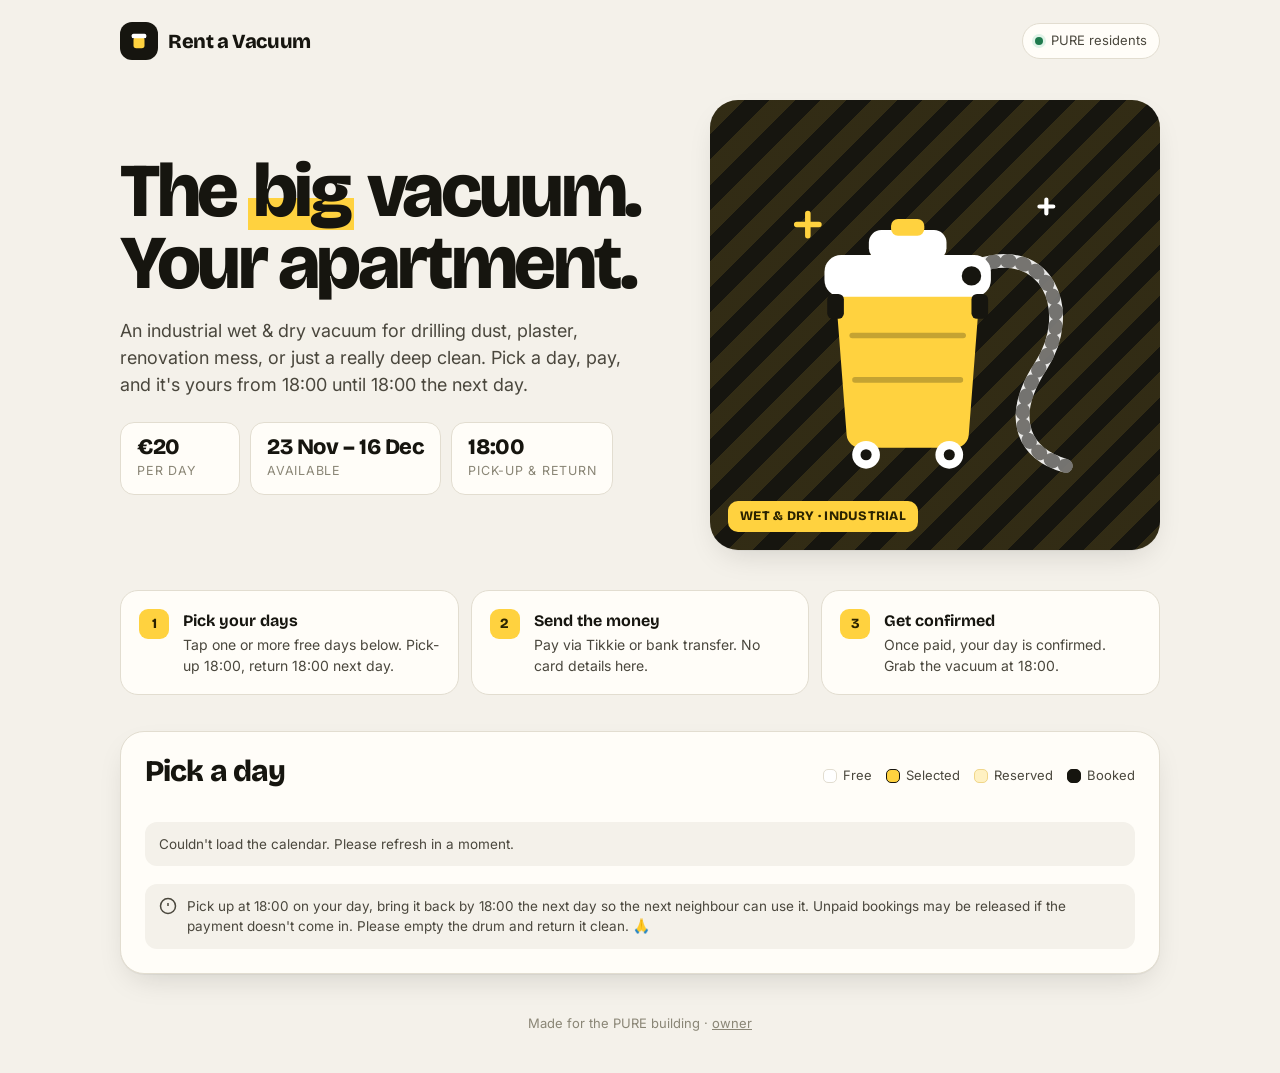
<file: rentavacuum/index.html>
<!doctype html>
<html lang="en">
<head>
  <meta charset="utf-8" />
  <meta name="viewport" content="width=device-width, initial-scale=1, viewport-fit=cover" />
  <title>Rent a Vacuum · PURE</title>
  <meta name="description" content="Book the industrial vacuum cleaner for your PURE apartment. €20 per day." />
  <meta name="theme-color" content="#16150f" />
  <link rel="icon" href="data:image/svg+xml,%3Csvg xmlns='http://www.w3.org/2000/svg' viewBox='0 0 64 64'%3E%3Crect width='64' height='64' rx='16' fill='%2316150f'/%3E%3Crect x='18' y='22' width='28' height='28' rx='6' fill='%23ffd23f'/%3E%3Crect x='14' y='16' width='36' height='9' rx='4' fill='%23fff'/%3E%3C/svg%3E" />
  <link rel="preconnect" href="https://fonts.googleapis.com" />
  <link rel="preconnect" href="https://fonts.gstatic.com" crossorigin />
  <link href="https://fonts.googleapis.com/css2?family=Bricolage+Grotesque:opsz,wght@12..96,600;12..96,800&family=Inter:wght@400;500;600;700&display=swap" rel="stylesheet" />
  <link rel="stylesheet" href="style.css" />
</head>
<body>
  <div class="wrap">
    <header class="top">
      <a class="brand" href="./">
        <span class="brand-mark">
          <svg viewBox="0 0 24 24" fill="none"><rect x="6" y="8" width="12" height="12" rx="3" fill="#ffd23f"/><rect x="4" y="4" width="16" height="5" rx="2" fill="#fff"/></svg>
        </span>
        Rent a Vacuum
      </a>
      <span class="pill"><span class="dot"></span> PURE residents</span>
    </header>

    <section class="hero">
      <div>
        <h1>The <em>big</em> vacuum.<br />Your apartment.</h1>
        <p class="lead">An industrial wet &amp; dry vacuum for drilling dust, plaster, renovation mess, or just a really deep clean. Pick a day, pay, and it's yours from 18:00 until 18:00 the next day.</p>
        <div class="facts">
          <div class="fact"><b id="f-price">€20</b><span>per day</span></div>
          <div class="fact"><b id="f-dates">23 Nov – 16 Dec</b><span>available</span></div>
          <div class="fact"><b id="f-hours">18:00</b><span>pick-up &amp; return</span></div>
        </div>
      </div>
      <div class="hero-art" aria-hidden="true">
        <svg viewBox="0 0 240 240" fill="none" stroke-linecap="round" stroke-linejoin="round">
          <!-- hose -->
          <path d="M150 78 C 200 60, 222 110, 196 150 S 186 214, 214 222" stroke="#fff" stroke-width="10" opacity=".9"/>
          <path d="M150 78 C 200 60, 222 110, 196 150 S 186 214, 214 222" stroke="#16150f" stroke-width="10" stroke-dasharray="2 9" opacity=".55"/>
          <!-- drum -->
          <path d="M48 96 h104 l-8 104 a10 10 0 0 1 -10 9 H66 a10 10 0 0 1 -10 -9 Z" fill="#ffd23f"/>
          <path d="M60 128 h80" stroke="#16150f" stroke-width="4" opacity=".25"/>
          <path d="M62 160 h76" stroke="#16150f" stroke-width="4" opacity=".25"/>
          <!-- lid / motor -->
          <rect x="40" y="70" width="120" height="30" rx="12" fill="#fff"/>
          <rect x="72" y="52" width="56" height="22" rx="9" fill="#fff"/>
          <rect x="88" y="44" width="24" height="12" rx="5" fill="#ffd23f"/>
          <circle cx="146" cy="85" r="7" fill="#16150f"/>
          <!-- clips -->
          <rect x="42" y="98" width="12" height="18" rx="4" fill="#16150f"/>
          <rect x="146" y="98" width="12" height="18" rx="4" fill="#16150f"/>
          <!-- wheels -->
          <circle cx="70" cy="214" r="10" fill="#fff"/>
          <circle cx="130" cy="214" r="10" fill="#fff"/>
          <circle cx="70" cy="214" r="4" fill="#16150f"/>
          <circle cx="130" cy="214" r="4" fill="#16150f"/>
          <!-- sparkles -->
          <path d="M28 40 l0 16 M20 48 l16 0" stroke="#ffd23f" stroke-width="4"/>
          <path d="M200 30 l0 10 M195 35 l10 0" stroke="#fff" stroke-width="3"/>
        </svg>
        <span class="hero-tag">Wet &amp; dry · industrial</span>
      </div>
    </section>

    <section class="steps">
      <div class="step"><i>1</i><div><h3>Pick your days</h3><p>Tap one or more free days below. Pick-up 18:00, return 18:00 next day.</p></div></div>
      <div class="step"><i>2</i><div><h3>Send the money</h3><p>Pay via Tikkie or bank transfer. No card details here.</p></div></div>
      <div class="step"><i>3</i><div><h3>Get confirmed</h3><p>Once paid, your day is confirmed. Grab the vacuum at 18:00.</p></div></div>
    </section>

    <section id="mine" class="card mine-box" hidden></section>

    <section class="card book" id="book">
      <div class="book-head">
        <h2>Pick a day</h2>
        <div class="legend">
          <span><i class="sw free"></i>Free</span>
          <span><i class="sw sel"></i>Selected</span>
          <span><i class="sw pend"></i>Reserved</span>
          <span><i class="sw conf"></i>Booked</span>
        </div>
      </div>
      <div class="slots days-list" id="slots">
        <div class="skeleton"></div><div class="skeleton"></div><div class="skeleton"></div><div class="skeleton"></div>
      </div>
      <div class="cart" id="cart">
        <div class="sum"><span id="cart-count">0 days</span><b id="cart-total">€0</b></div>
        <div style="display:flex;gap:8px">
          <button class="btn sm" style="background:rgba(255,255,255,.1);color:#fff" id="cart-clear">Clear</button>
          <button class="btn primary" id="cart-go">Book now →</button>
        </div>
      </div>
      <div class="note">
        <svg width="18" height="18" viewBox="0 0 24 24" fill="none" stroke="currentColor" stroke-width="2" style="flex:none;margin-top:1px"><circle cx="12" cy="12" r="10"/><path d="M12 8v4M12 16h.01"/></svg>
        <span>Pick up at 18:00 on your day, bring it back by 18:00 the next day so the next neighbour can use it. Unpaid bookings may be released if the payment doesn't come in. Please empty the drum and return it clean. 🙏</span>
      </div>
    </section>
  </div>

  <footer>Made for the PURE building · <a href="admin.html" rel="nofollow">owner</a></footer>

  <!-- booking modal -->
  <div class="modal" id="modal" role="dialog" aria-modal="true" aria-labelledby="m-title">
    <div class="sheet" id="sheet"></div>
  </div>

  <div class="toast" id="toast"></div>

  <script src="config.js"></script>
  <script src="app.js"></script>
</body>
</html>
</file>
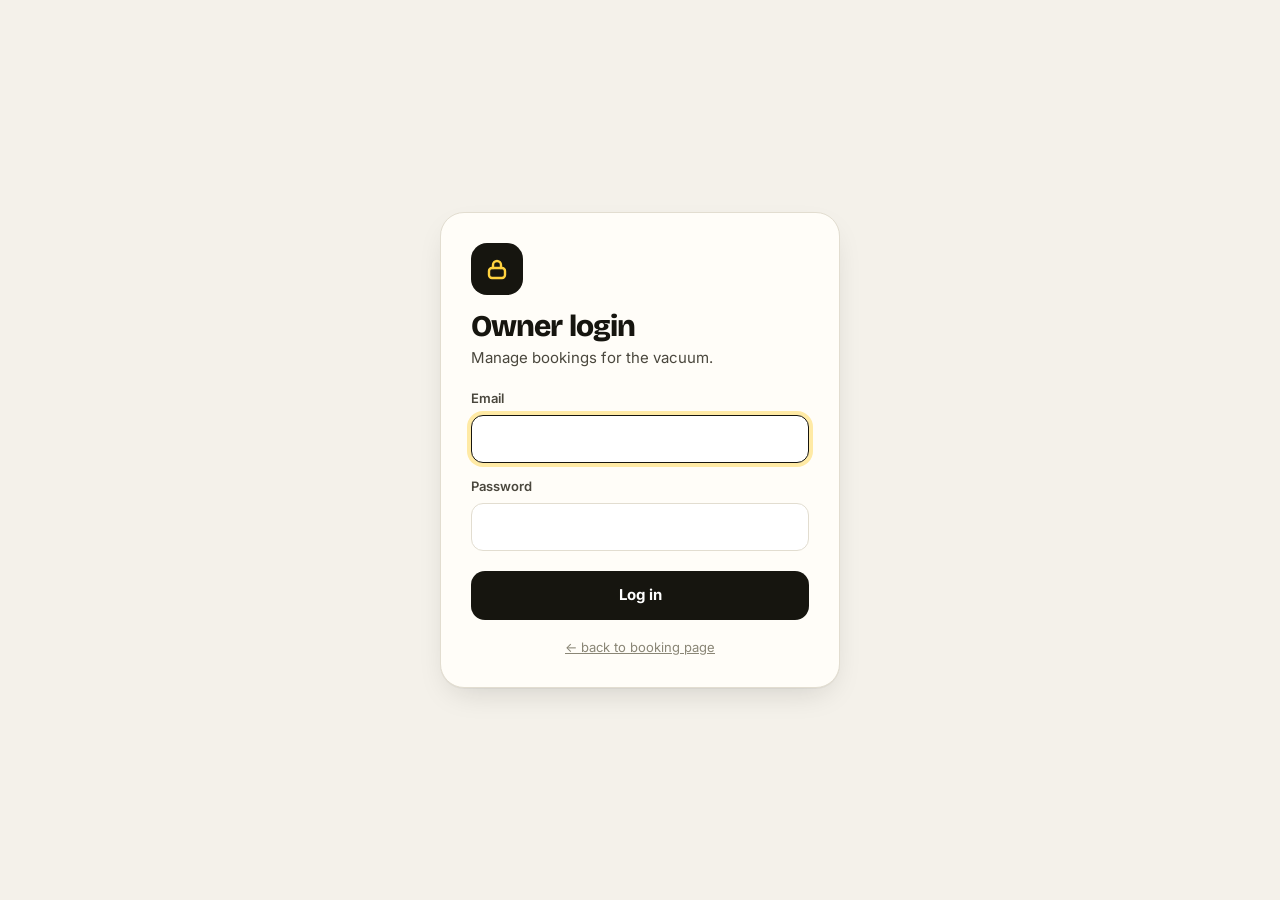
<file: rentavacuum/admin.html>
<!doctype html>
<html lang="en">
<head>
  <meta charset="utf-8" />
  <meta name="viewport" content="width=device-width, initial-scale=1, viewport-fit=cover" />
  <meta name="robots" content="noindex, nofollow" />
  <title>Owner · Rent a Vacuum</title>
  <meta name="theme-color" content="#16150f" />
  <link rel="icon" href="data:image/svg+xml,%3Csvg xmlns='http://www.w3.org/2000/svg' viewBox='0 0 64 64'%3E%3Crect width='64' height='64' rx='16' fill='%2316150f'/%3E%3Crect x='18' y='22' width='28' height='28' rx='6' fill='%23ffd23f'/%3E%3Crect x='14' y='16' width='36' height='9' rx='4' fill='%23fff'/%3E%3C/svg%3E" />
  <link rel="preconnect" href="https://fonts.googleapis.com" />
  <link rel="preconnect" href="https://fonts.gstatic.com" crossorigin />
  <link href="https://fonts.googleapis.com/css2?family=Bricolage+Grotesque:opsz,wght@12..96,600;12..96,800&family=Inter:wght@400;500;600;700&display=swap" rel="stylesheet" />
  <link rel="stylesheet" href="style.css" />
  <style>
    .login { min-height: 100vh; display: grid; place-items: center; padding: 24px 16px; }
    .login .card { width: min(400px, 100%); padding: 30px; }
    .login h1 { font: 800 30px/1 var(--display); letter-spacing: -.03em; margin: 16px 0 6px; }
    .lock { width: 52px; height: 52px; border-radius: 16px; background: var(--ink); display: grid; place-items: center; }
    .stats { display: grid; grid-template-columns: repeat(4, 1fr); gap: 12px; margin-bottom: 18px; }
    .stat { padding: 18px; }
    .stat span { font-size: 12.5px; color: var(--ink-3); text-transform: uppercase; letter-spacing: .06em; font-weight: 600; }
    .stat b { display: block; font: 800 32px/1.1 var(--display); letter-spacing: -.03em; margin-top: 4px; }
    .stat.hl { background: var(--accent); border-color: var(--accent); }
    .stat.hl span { color: var(--accent-ink); opacity: .7; }
    .tabs { display: flex; gap: 6px; background: var(--bg); padding: 5px; border-radius: 14px; width: max-content; max-width: 100%; overflow-x: auto; }
    .tab { border: 0; background: transparent; padding: 8px 14px; border-radius: 10px; font-weight: 600; font-size: 14px; color: var(--ink-2); white-space: nowrap; }
    .tab.on { background: var(--paper); color: var(--ink); box-shadow: 0 1px 3px rgba(0,0,0,.1); }
    .tab .n { display: inline-block; margin-left: 4px; min-width: 20px; padding: 0 6px; border-radius: 9px; background: var(--line); font-size: 12px; }
    .tab.on .n { background: var(--accent); }
    .panel { padding: 22px; margin-bottom: 18px; }
    .panel-head { display: flex; justify-content: space-between; align-items: center; gap: 12px; flex-wrap: wrap; margin-bottom: 14px; }
    .panel-head h2 { font: 800 22px/1 var(--display); margin: 0; letter-spacing: -.02em; }
    .bk { display: grid; grid-template-columns: 1fr auto; gap: 14px; align-items: center; padding: 16px; border: 1.5px solid var(--line); border-radius: 16px; margin-bottom: 10px; background: #fff; }
    .bk.pending { border-color: #f0d68a; background: #fffbea; }
    .bk .who { font: 700 17px/1.2 var(--display); }
    .bk .meta { font-size: 13.5px; color: var(--ink-2); margin-top: 3px; display: flex; flex-wrap: wrap; gap: 4px 14px; }
    .bk .meta a { text-decoration: none; font-weight: 600; }
    .bk .when { margin-top: 10px; display: flex; flex-wrap: wrap; gap: 6px; }
    .bk .notep { margin-top: 8px; font-size: 13.5px; color: var(--ink-2); background: var(--bg); padding: 8px 10px; border-radius: 10px; }
    .bk .right { display: flex; flex-direction: column; align-items: flex-end; gap: 8px; }
    .bk .amt { font: 800 22px/1 var(--display); }
    .bk .btns { display: flex; gap: 6px; }
    .empty { text-align: center; color: var(--ink-3); padding: 30px 10px; }
    .grid { display: grid; grid-template-columns: repeat(7, minmax(0,1fr)); gap: 5px; font-size: 12.5px; }
    .grid .h { text-align: center; font-weight: 700; color: var(--ink-2); padding: 4px 0; }
    .grid .h small { display: block; font-weight: 500; color: var(--ink-3); }
    .grid .tm { color: var(--ink-3); font-weight: 600; display: flex; align-items: center; }
    .cell { border: 1.5px solid var(--line); background: #fff; border-radius: 10px; min-height: 62px; padding: 5px 6px; text-align: left; font-size: 11.5px; line-height: 1.25; overflow: hidden; }
    .cell:hover { border-color: var(--ink); }
    .cell.pending { background: var(--pending); border-color: #f0d68a; }
    .cell.confirmed { background: var(--ink); color: #fff; border-color: var(--ink); }
    .cell.blocked { background: repeating-linear-gradient(-45deg, #eee9dd 0 5px, #f7f3ea 5px 10px); color: var(--ink-3); }
    .cell.past { opacity: .4; }
    .cell .dn { display: block; font-weight: 700; font-size: 11px; opacity: .7; margin-bottom: 2px; }
    .cell b { display: block; white-space: nowrap; overflow: hidden; text-overflow: ellipsis; }
    .scrollx { overflow-x: auto; margin: 0 -4px; padding: 0 4px; }
    .scrollx .grid { min-width: 520px; }
    @media (max-width: 720px) {
      .stats { grid-template-columns: 1fr 1fr; }
      .bk { grid-template-columns: 1fr; }
      .bk .right { flex-direction: row; justify-content: space-between; align-items: center; }
      .panel { padding: 16px; }
    }
  </style>
</head>
<body>
  <div id="app"></div>
  <div class="toast" id="toast"></div>
  <script src="config.js"></script>
  <script src="admin.js"></script>
</body>
</html>
</file>
<file: rentavacuum/style.css>
:root {
  --bg: #f4f1ea;
  --paper: #fffdf8;
  --ink: #16150f;
  --ink-2: #4a473d;
  --ink-3: #8a8676;
  --line: #e2ddd0;
  --accent: #ffd23f;
  --accent-ink: #2b2300;
  --free: #ffffff;
  --pending: #fff1c2;
  --pending-ink: #8a6200;
  --ok: #1f7a4d;
  --ok-bg: #dff3e7;
  --bad: #b3261e;
  --bad-bg: #fbe3e1;
  --radius: 18px;
  --shadow: 0 1px 0 rgba(22, 21, 15, .04), 0 12px 32px -12px rgba(22, 21, 15, .18);
  --display: "Bricolage Grotesque", system-ui, sans-serif;
  --body: "Inter", system-ui, -apple-system, sans-serif;
}

* { box-sizing: border-box; }
html, body { margin: 0; }
body {
  background: var(--bg);
  color: var(--ink);
  font: 15px/1.5 var(--body);
  -webkit-font-smoothing: antialiased;
  min-height: 100vh;
}
button { font: inherit; cursor: pointer; color: inherit; }
input, textarea { font: inherit; color: inherit; }
a { color: inherit; }

.wrap { max-width: 1080px; margin: 0 auto; padding: 0 20px; }

/* ---------- top bar ---------- */
.top { display: flex; align-items: center; justify-content: space-between; padding: 22px 0; }
.brand { display: flex; align-items: center; gap: 10px; font: 800 20px/1 var(--display); letter-spacing: -.02em; text-decoration: none; }
.brand-mark {
  width: 38px; height: 38px; border-radius: 12px; background: var(--ink); display: grid; place-items: center;
}
.brand-mark svg { width: 22px; height: 22px; }
.pill { display: inline-flex; align-items: center; gap: 8px; padding: 7px 12px; border-radius: 999px; border: 1px solid var(--line); background: var(--paper); font-size: 13px; color: var(--ink-2); }
.dot { width: 8px; height: 8px; border-radius: 50%; background: var(--ok); box-shadow: 0 0 0 3px var(--ok-bg); }

/* ---------- hero ---------- */
.hero { display: grid; grid-template-columns: 1.25fr 1fr; gap: 28px; align-items: center; padding: 18px 0 40px; }
.hero h1 { font: 800 clamp(40px, 7vw, 76px)/.95 var(--display); letter-spacing: -.045em; margin: 0 0 18px; }
.hero h1 em { font-style: normal; background: linear-gradient(transparent 58%, var(--accent) 58%, var(--accent) 92%, transparent 92%); padding: 0 .06em; }
.hero p.lead { font-size: 18px; color: var(--ink-2); max-width: 46ch; margin: 0 0 24px; }
.facts { display: flex; flex-wrap: wrap; gap: 10px; }
.fact { background: var(--paper); border: 1px solid var(--line); border-radius: 14px; padding: 12px 16px; min-width: 120px; }
.fact b { display: block; font: 800 22px/1.1 var(--display); letter-spacing: -.02em; }
.fact span { font-size: 12.5px; color: var(--ink-3); text-transform: uppercase; letter-spacing: .06em; }

.hero-art {
  position: relative; aspect-ratio: 1 / 1; border-radius: 28px; background: var(--ink); overflow: hidden;
  display: grid; place-items: center; box-shadow: var(--shadow);
}
.hero-art::before {
  content: ""; position: absolute; inset: 0;
  background-image: repeating-linear-gradient(-45deg, var(--accent) 0 18px, var(--ink) 18px 36px);
  opacity: .12;
}
.hero-art svg { position: relative; width: 74%; height: auto; }
.hero-tag {
  position: absolute; left: 18px; bottom: 18px; background: var(--accent); color: var(--accent-ink);
  font: 800 13px/1 var(--display); padding: 9px 12px; border-radius: 10px; letter-spacing: .02em; text-transform: uppercase;
}

/* ---------- steps ---------- */
.steps { display: grid; grid-template-columns: repeat(3, 1fr); gap: 12px; margin: 0 0 36px; }
.step { background: var(--paper); border: 1px solid var(--line); border-radius: var(--radius); padding: 18px; display: flex; gap: 14px; align-items: flex-start; }
.step i { font: 800 14px/1 var(--display); font-style: normal; flex: none; width: 30px; height: 30px; border-radius: 9px; display: grid; place-items: center; background: var(--accent); color: var(--accent-ink); }
.step h3 { margin: 2px 0 4px; font: 700 16px/1.2 var(--display); }
.step p { margin: 0; color: var(--ink-2); font-size: 14px; }

/* ---------- booking card ---------- */
.card { background: var(--paper); border: 1px solid var(--line); border-radius: 24px; box-shadow: var(--shadow); }
.book { padding: 24px; margin-bottom: 40px; }
.book-head { display: flex; justify-content: space-between; align-items: end; gap: 16px; flex-wrap: wrap; margin-bottom: 18px; }
.book-head h2 { font: 800 30px/1 var(--display); letter-spacing: -.03em; margin: 0; }
.legend { display: flex; gap: 14px; flex-wrap: wrap; font-size: 13px; color: var(--ink-2); }
.legend span { display: inline-flex; align-items: center; gap: 6px; }
.sw { width: 14px; height: 14px; border-radius: 5px; border: 1px solid var(--line); }
.sw.free { background: var(--free); }
.sw.sel { background: var(--accent); border-color: var(--ink); }
.sw.pend { background: var(--pending); border-color: #f0d68a; }
.sw.conf { background: var(--ink); border-color: var(--ink); }

.days { display: grid; grid-template-columns: repeat(7, minmax(0, 1fr)); gap: 8px; margin-bottom: 18px; }
.day {
  border: 1.5px solid var(--line); background: var(--bg); border-radius: 14px; padding: 10px 6px; text-align: center;
  transition: transform .12s, border-color .12s, background .12s;
}
.day:hover { transform: translateY(-1px); border-color: var(--ink-3); }
.day .dow { font-size: 12px; text-transform: uppercase; letter-spacing: .08em; color: var(--ink-3); font-weight: 600; }
.day .num { font: 800 24px/1.1 var(--display); letter-spacing: -.02em; }
.day .left { font-size: 11.5px; color: var(--ink-2); margin-top: 2px; }
.day.on { background: var(--ink); border-color: var(--ink); color: #fff; }
.day.on .dow, .day.on .left { color: rgba(255,255,255,.7); }
.day.full .left { color: var(--bad); }
.day.on.full .left { color: #ffb4ab; }
.day .bubble { display: inline-block; min-width: 18px; padding: 0 5px; border-radius: 9px; background: var(--accent); color: var(--accent-ink); font-size: 11px; font-weight: 700; margin-left: 3px; }

.slots { display: grid; grid-template-columns: repeat(auto-fill, minmax(150px, 1fr)); gap: 10px; }
.slot.dayslot { min-height: 150px; padding: 16px; display: flex; flex-direction: column; }
.dayslot .dw { font-size: 12.5px; text-transform: uppercase; letter-spacing: .08em; font-weight: 700; color: var(--ink-3); }
.dayslot .t { font-size: 30px; margin-top: 2px; }
.dayslot .range { font-size: 13px; color: var(--ink-2); margin-top: 4px; }
.dayslot .s { margin-top: auto; padding-top: 10px; font-weight: 600; }
.slot.sel .dw, .slot.sel .range { color: var(--accent-ink); }
.slot.confirmed .dw, .slot.confirmed .range { color: rgba(255,255,255,.65); }
.slot.pending .range { color: var(--pending-ink); }
.slot {
  position: relative; text-align: left; border: 1.5px solid var(--line); background: var(--free); border-radius: 16px;
  padding: 14px 14px 12px; min-height: 92px; transition: transform .12s, border-color .12s, box-shadow .12s;
}
.slot .t { font: 800 21px/1.05 var(--display); letter-spacing: -.02em; }
.slot .t small { font: 600 14px var(--body); color: var(--ink-3); letter-spacing: 0; }
.slot .s { margin-top: 10px; font-size: 13px; color: var(--ink-2); display: flex; justify-content: space-between; align-items: center; }
.slot:not(:disabled):hover { transform: translateY(-2px); border-color: var(--ink); box-shadow: 0 8px 20px -10px rgba(0,0,0,.3); }
.slot.sel { background: var(--accent); border-color: var(--ink); }
.slot.sel .t small, .slot.sel .s { color: var(--accent-ink); }
.slot.sel::after {
  content: ""; position: absolute; top: 12px; right: 12px; width: 20px; height: 20px; border-radius: 50%;
  background: var(--ink) url("data:image/svg+xml,%3Csvg xmlns='http://www.w3.org/2000/svg' viewBox='0 0 24 24' fill='none' stroke='%23ffd23f' stroke-width='3.5' stroke-linecap='round' stroke-linejoin='round'%3E%3Cpath d='M5 12l5 5L20 7'/%3E%3C/svg%3E") center/12px no-repeat;
}
.slot.pending { background: var(--pending); border-color: #f0d68a; cursor: not-allowed; }
.slot.pending .s { color: var(--pending-ink); }
.slot.confirmed { background: var(--ink); border-color: var(--ink); color: #fff; cursor: not-allowed; }
.slot.confirmed .t small, .slot.confirmed .s { color: rgba(255,255,255,.65); }
.slot.past { opacity: .45; cursor: not-allowed; background: repeating-linear-gradient(-45deg, var(--bg) 0 6px, var(--paper) 6px 12px); }
.slot.mine { outline: 2px dashed var(--ink); outline-offset: 2px; }

.note { margin-top: 18px; font-size: 13.5px; color: var(--ink-2); display: flex; gap: 10px; align-items: flex-start; background: var(--bg); padding: 12px 14px; border-radius: 12px; }

/* ---------- my bookings ---------- */
.mine-box { padding: 20px 24px; margin: 0 0 20px; }
.mine-box h3 { margin: 0 0 12px; font: 800 18px/1 var(--display); }
.mine-row { display: flex; justify-content: space-between; align-items: center; gap: 12px; padding: 10px 0; border-top: 1px solid var(--line); flex-wrap: wrap; }
.mine-row:first-of-type { border-top: 0; }
.badge { display: inline-flex; align-items: center; gap: 6px; font-size: 12.5px; font-weight: 600; padding: 4px 10px; border-radius: 999px; }
.badge.pending { background: var(--pending); color: var(--pending-ink); }
.badge.confirmed { background: var(--ok-bg); color: var(--ok); }
.badge.cancelled { background: var(--bad-bg); color: var(--bad); }

/* ---------- cart bar ---------- */
.cart {
  position: sticky; bottom: 16px; z-index: 20; margin-top: 18px;
  background: var(--ink); color: #fff; border-radius: 18px;
  padding: 12px 12px 12px 20px; display: none; align-items: center; justify-content: space-between; gap: 12px;
  box-shadow: 0 16px 40px -14px rgba(0,0,0,.5);
}
.cart.show { display: flex; animation: pop .25s cubic-bezier(.2,.9,.3,1.2); }
.cart .sum { font-size: 13px; color: rgba(255,255,255,.7); }
.cart .sum b { display: block; color: #fff; font: 800 20px/1.1 var(--display); }

.btn {
  border: 0; border-radius: 14px; padding: 13px 20px; font-weight: 700; display: inline-flex; align-items: center; gap: 8px; justify-content: center;
  transition: transform .1s, filter .15s, opacity .15s;
}
.btn:active { transform: scale(.97); }
.btn:disabled { opacity: .5; cursor: not-allowed; }
.btn.primary { background: var(--accent); color: var(--accent-ink); }
.btn.primary:hover { filter: brightness(1.05); }
.btn.dark { background: var(--ink); color: #fff; }
.btn.ghost { background: transparent; border: 1.5px solid var(--line); }
.btn.ghost:hover { border-color: var(--ink); }
.btn.sm { padding: 8px 12px; border-radius: 10px; font-size: 13.5px; }
.btn.ok { background: var(--ok); color: #fff; }
.btn.bad { background: var(--bad-bg); color: var(--bad); }

/* ---------- modal ---------- */
.modal { position: fixed; inset: 0; z-index: 50; display: none; place-items: center; padding: 16px; background: rgba(22, 21, 15, .5); backdrop-filter: blur(4px); }
.modal.show { display: grid; animation: fade .2s; }
.sheet { width: min(480px, 100%); max-height: calc(100vh - 32px); overflow: auto; background: var(--paper); border-radius: 24px; padding: 26px; animation: pop .25s cubic-bezier(.2,.9,.3,1.2); }
.sheet h2 { margin: 0 0 6px; font: 800 26px/1.05 var(--display); letter-spacing: -.03em; }
.sheet .sub { color: var(--ink-2); margin: 0 0 18px; }
.chips { display: flex; flex-wrap: wrap; gap: 6px; margin-bottom: 18px; }
.chip { background: var(--bg); border: 1px solid var(--line); border-radius: 10px; padding: 6px 10px; font-size: 13px; font-weight: 600; }
label { display: block; font-size: 13px; font-weight: 600; margin: 0 0 6px; color: var(--ink-2); }
.field { margin-bottom: 14px; }
.row2 { display: grid; grid-template-columns: 1fr 1fr; gap: 12px; }
input[type=text], input[type=tel], input[type=email], input[type=password], textarea {
  width: 100%; border: 1.5px solid var(--line); background: #fff; border-radius: 12px; padding: 12px 14px; outline: none; transition: border-color .15s, box-shadow .15s;
}
input:focus, textarea:focus { border-color: var(--ink); box-shadow: 0 0 0 4px rgba(255, 210, 63, .45); }
textarea { resize: vertical; min-height: 70px; }
.total { display: flex; justify-content: space-between; align-items: center; padding: 14px 16px; border-radius: 14px; background: var(--bg); margin: 6px 0 18px; }
.total b { font: 800 24px/1 var(--display); }
.err { color: var(--bad); background: var(--bad-bg); padding: 10px 12px; border-radius: 10px; font-size: 13.5px; margin-bottom: 14px; display: none; }
.err.show { display: block; }
.actions { display: flex; gap: 10px; justify-content: flex-end; }

.success { text-align: center; }
.success .big { width: 72px; height: 72px; border-radius: 22px; background: var(--accent); display: grid; place-items: center; margin: 0 auto 16px; }
.pay { text-align: left; background: var(--bg); border-radius: 16px; padding: 16px; margin: 16px 0 20px; }
.pay b { font: 800 30px/1 var(--display); display: block; margin-bottom: 6px; }

/* ---------- footer / toast ---------- */
footer { text-align: center; color: var(--ink-3); font-size: 13px; padding: 0 0 40px; }
footer a { color: var(--ink-3); }
.toast { position: fixed; top: 18px; left: 50%; transform: translate(-50%, -150%); background: var(--ink); color: #fff; padding: 12px 18px; border-radius: 14px; z-index: 80; transition: transform .3s; font-size: 14px; max-width: calc(100% - 32px); }
.toast { visibility: hidden; }
.toast.show { transform: translate(-50%, 0); visibility: visible; }
.toast.bad { background: var(--bad); }

.skeleton { background: linear-gradient(90deg, var(--bg), #ebe6da, var(--bg)); background-size: 200% 100%; animation: sk 1.2s infinite; border-radius: 16px; min-height: 92px; }

@keyframes fade { from { opacity: 0; } }
@keyframes pop { from { transform: translateY(16px) scale(.98); opacity: 0; } }
@keyframes sk { to { background-position: -200% 0; } }

@media (max-width: 820px) {
  .hero { grid-template-columns: 1fr; }
  .hero-art { aspect-ratio: 16 / 9; order: -1; }
  .hero-art svg { width: 44%; }
  .steps { grid-template-columns: 1fr; }
}
@media (max-width: 560px) {
  .wrap { padding: 0 16px; }
  .book { padding: 16px; border-radius: 20px; }
  .days { gap: 5px; }
  .day { padding: 8px 2px; border-radius: 12px; }
  .day .num { font-size: 19px; }
  .day .dow { font-size: 10.5px; }
  .day .left { font-size: 10px; }
  .day .bubble { display: none; }
  .slots { grid-template-columns: 1fr 1fr; gap: 8px; }
  .slot.dayslot { min-height: 128px; padding: 14px; }
  .dayslot .t { font-size: 24px; }
  .slot { min-height: 82px; padding: 12px; }
  .row2 { grid-template-columns: 1fr; gap: 0; }
  .facts .fact { flex: 1; min-width: 0; padding: 10px 12px; }
  .fact b { font-size: 19px; }
  .fact span { font-size: 10.5px; }
}
@media (prefers-reduced-motion: reduce) { * { animation: none !important; transition: none !important; } }
@media (min-width: 980px) {
  .slots.days-list { grid-template-columns: repeat(7, minmax(0, 1fr)); }
  .days-list .dayslot { padding: 14px 12px; }
  .days-list .dayslot .dw { font-size: 11px; }
  .days-list .dayslot .t { font-size: 24px; }
  .days-list .dayslot .range { font-size: 11.5px; white-space: nowrap; letter-spacing: -.01em; }
}

.slots .pad { display: none; }
@media (min-width: 980px) { .slots.days-list .pad { display: block; } }
/* long list on phones: hide days that have passed */
@media (max-width: 979px) { .slots.days-list .slot.past { display: none; } }
</file>
